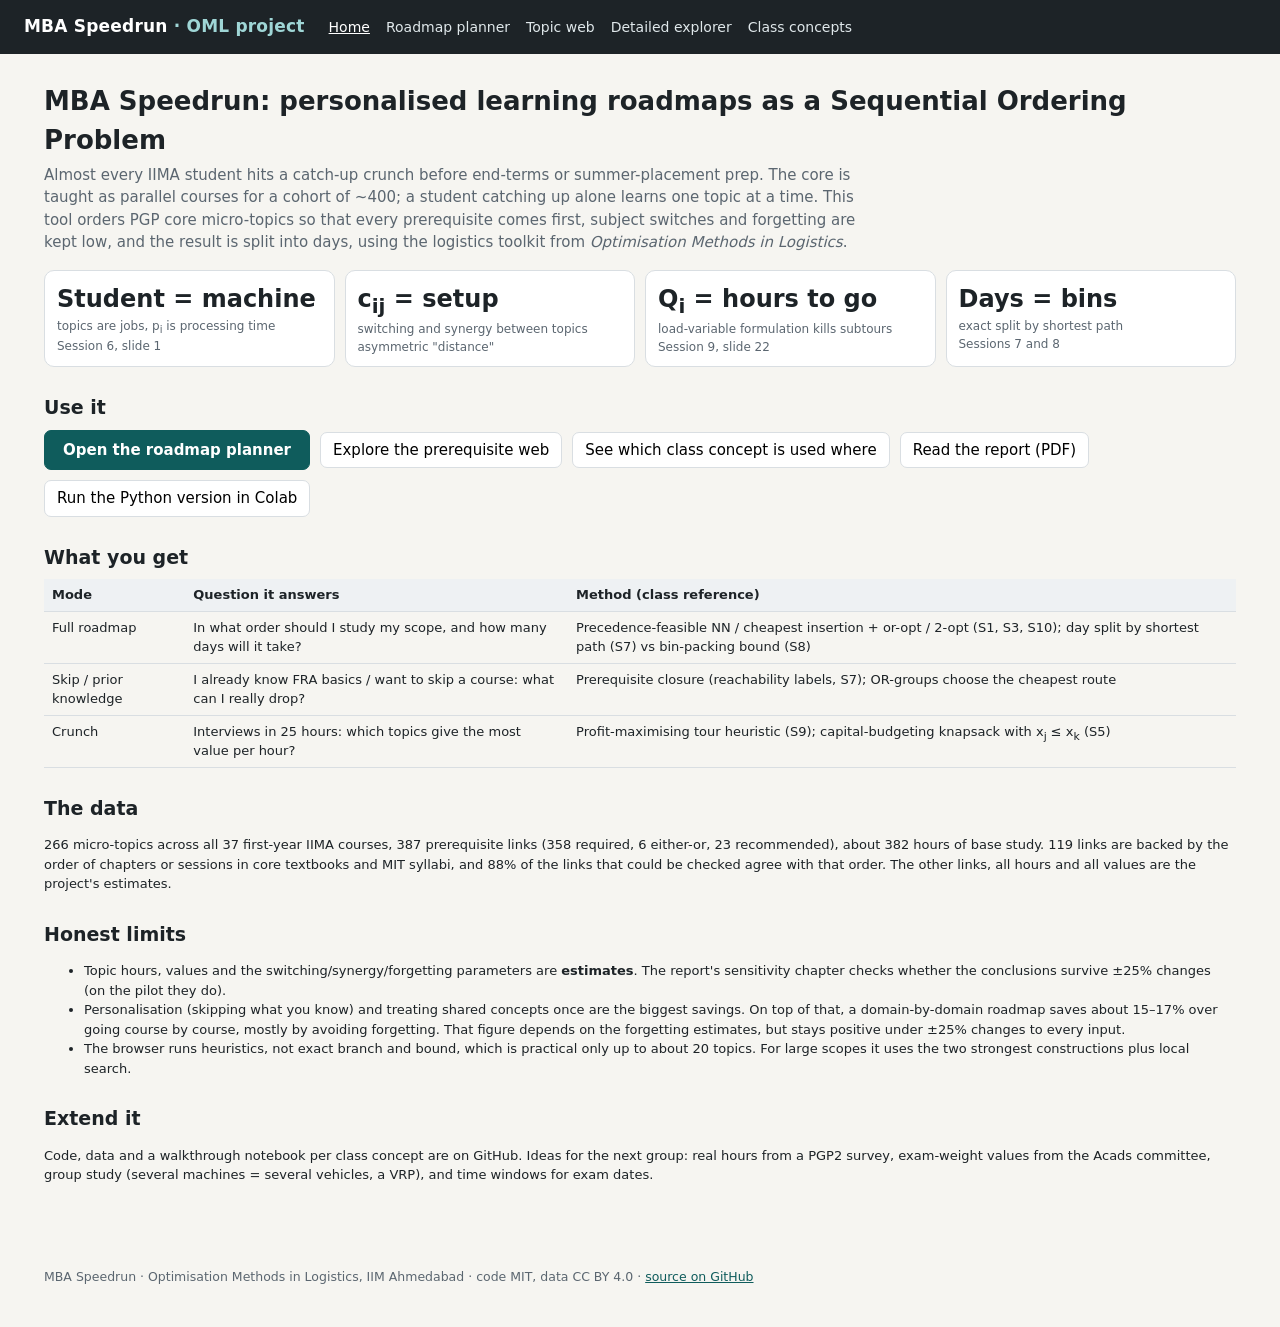
<file: docs/index.html>
<!DOCTYPE html>
<html lang="en">
<head>
<meta charset="utf-8">
<meta name="viewport" content="width=device-width, initial-scale=1">
<title>MBA Speedrun · Personalised learning roadmaps</title>
<link rel="stylesheet" href="assets/style.css">
</head>
<body>
<header class="site">
  <div class="brand">MBA Speedrun <span>· OML project</span></div>
  <nav><a href="index.html" class="active">Home</a><a href="planner.html">Roadmap planner</a><a href="explorer.html">Topic web</a><a href="topic-web.html">Detailed explorer</a><a href="concepts.html">Class concepts</a></nav>
</header>
<main>
  <h1>MBA Speedrun: personalised learning roadmaps as a Sequential Ordering Problem</h1>
  <p class="lede">Almost every IIMA student hits a catch-up crunch before end-terms or summer-placement prep. The core is taught as parallel courses for a cohort of ~400; a student catching up alone learns one topic at a time.
  This tool orders PGP core micro-topics so that every prerequisite comes first, subject switches and forgetting are kept low, and the result is split into days, using the logistics toolkit from <i>Optimisation Methods in Logistics</i>.</p>

  <div class="kpis" style="margin:14px 0 6px">
    <div class="kpi"><div class="v">Student = machine</div><div class="l">topics are jobs, p<sub>i</sub> is processing time</div><div class="s">Session 6, slide 1</div></div>
    <div class="kpi"><div class="v">c<sub>ij</sub> = setup</div><div class="l">switching and synergy between topics</div><div class="s">asymmetric "distance"</div></div>
    <div class="kpi"><div class="v">Q<sub>i</sub> = hours to go</div><div class="l">load-variable formulation kills subtours</div><div class="s">Session 9, slide 22</div></div>
    <div class="kpi"><div class="v">Days = bins</div><div class="l">exact split by shortest path</div><div class="s">Sessions 7 and 8</div></div>
  </div>

  <h2>Use it</h2>
  <div class="row">
    <a href="planner.html"><button class="primary" type="button">Open the roadmap planner</button></a>
    <a href="explorer.html"><button type="button">Explore the prerequisite web</button></a>
    <a href="concepts.html"><button type="button">See which class concept is used where</button></a>
    <a href="report.pdf"><button type="button">Read the report (PDF)</button></a>
    <a href="https://colab.research.google.com/github/p25prathik-hue/mba-speedrun/blob/main/notebooks/00_run_in_colab.ipynb"><button type="button">Run the Python version in Colab</button></a>
  </div>

  <h2>What you get</h2>
  <table class="cmp">
    <tr><th>Mode</th><th>Question it answers</th><th>Method (class reference)</th></tr>
    <tr><td>Full roadmap</td><td>In what order should I study my scope, and how many days will it take?</td><td>Precedence-feasible NN / cheapest insertion + or-opt / 2-opt (S1, S3, S10); day split by shortest path (S7) vs bin-packing bound (S8)</td></tr>
    <tr><td>Skip / prior knowledge</td><td>I already know FRA basics / want to skip a course: what can I really drop?</td><td>Prerequisite closure (reachability labels, S7); OR-groups choose the cheapest route</td></tr>
    <tr><td>Crunch</td><td>Interviews in 25 hours: which topics give the most value per hour?</td><td>Profit-maximising tour heuristic (S9); capital-budgeting knapsack with x<sub>j</sub> ≤ x<sub>k</sub> (S5)</td></tr>
  </table>

  <h2>The data</h2>
  <p class="small">266 micro-topics across all 37 first-year IIMA courses, 387 prerequisite links (358 required, 6 either-or, 23 recommended), about 382 hours of base study.
  119 links are backed by the order of chapters or sessions in core textbooks and MIT syllabi, and 88% of the links that could be checked agree with that order. The other links, all hours and all values are the project's estimates.</p>

  <h2>Honest limits</h2>
  <ul class="small">
    <li>Topic hours, values and the switching/synergy/forgetting parameters are <b>estimates</b>. The report's sensitivity chapter checks whether the conclusions survive ±25% changes (on the pilot they do).</li>
    <li>Personalisation (skipping what you know) and treating shared concepts once are the biggest savings. On top of that, a domain-by-domain roadmap saves about 15–17% over going course by course, mostly by avoiding forgetting. That figure depends on the forgetting estimates, but stays positive under ±25% changes to every input.</li>
    <li>The browser runs heuristics, not exact branch and bound, which is practical only up to about 20 topics. For large scopes it uses the two strongest constructions plus local search.</li>
  </ul>

  <h2>Extend it</h2>
  <p class="small">Code, data and a walkthrough notebook per class concept are on GitHub. Ideas for the next group: real hours from a PGP2 survey, exam-weight values from the Acads committee, group study (several machines = several vehicles, a VRP), and time windows for exam dates.</p>
</main>
<footer>MBA Speedrun · Optimisation Methods in Logistics, IIM Ahmedabad · code MIT, data CC BY 4.0 · <a href="https://github.com/p25prathik-hue/mba-speedrun">source on GitHub</a></footer>
</body>
</html>
</file>
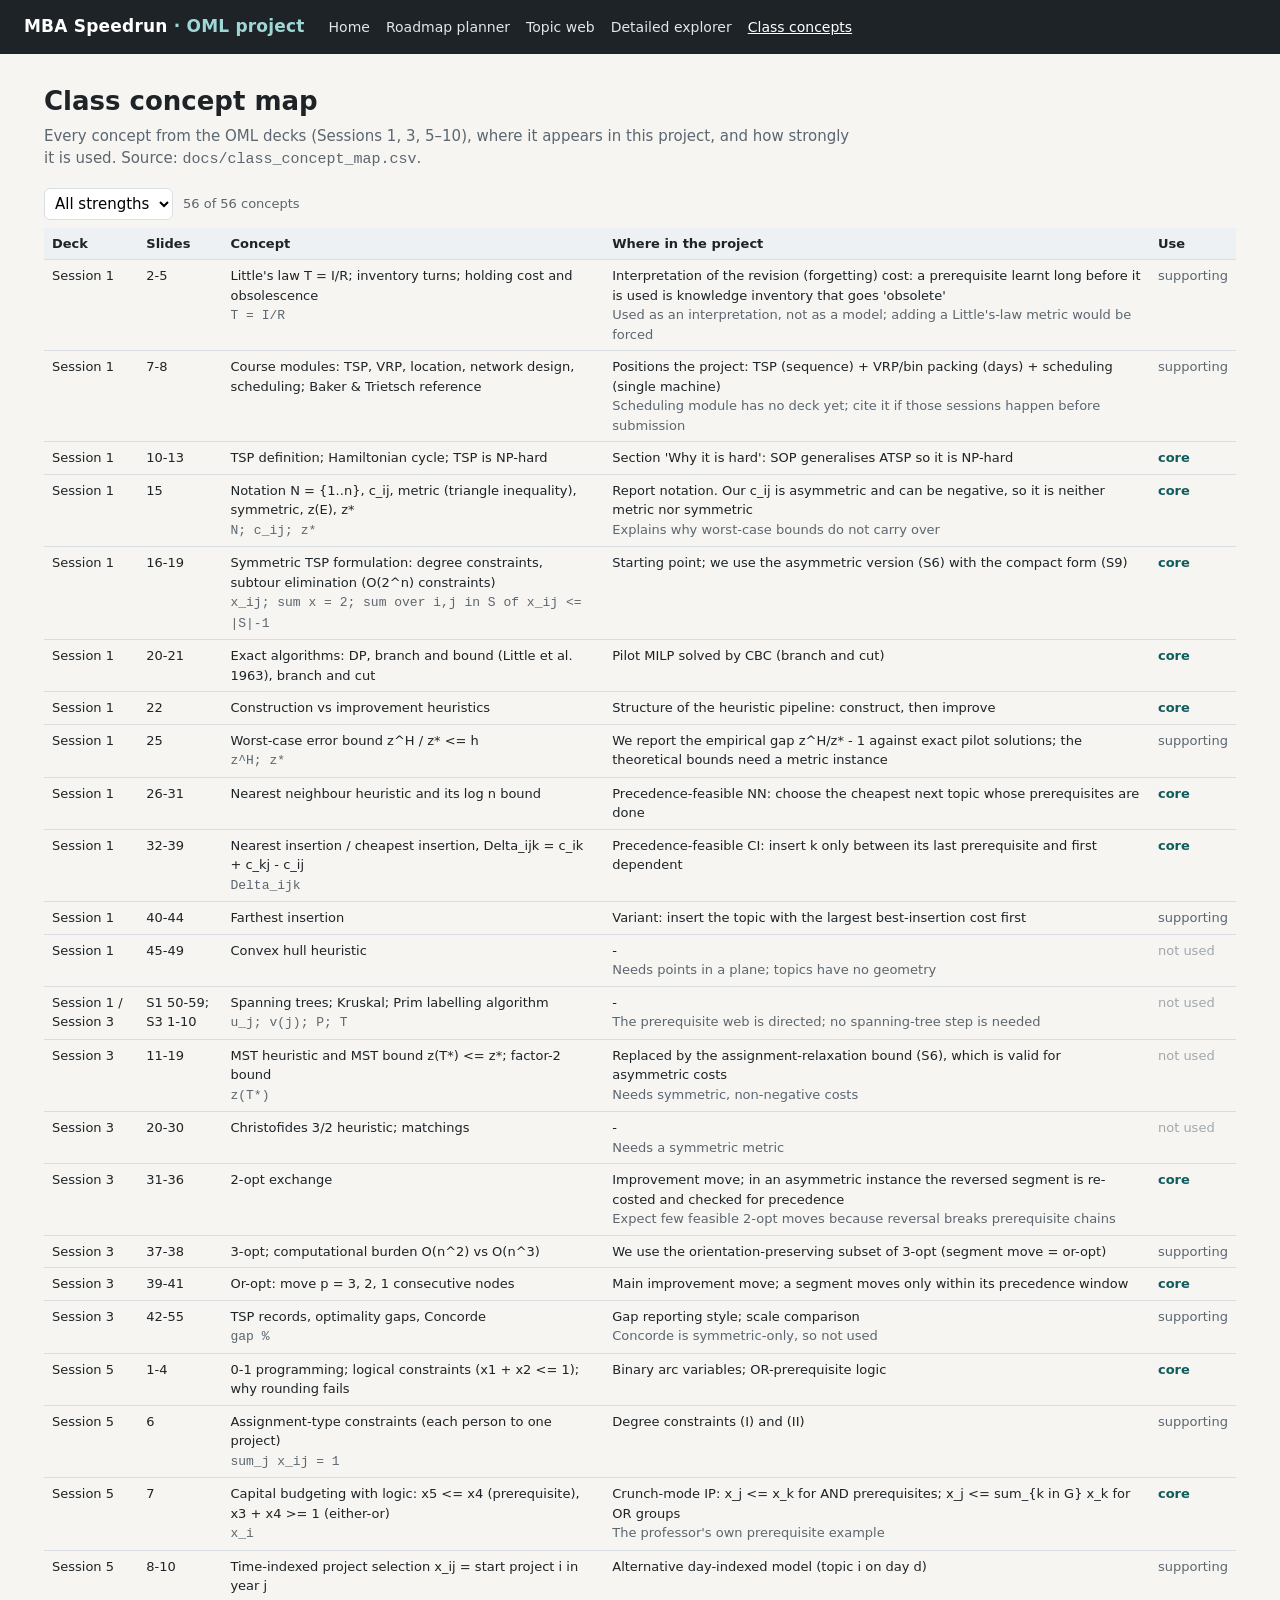
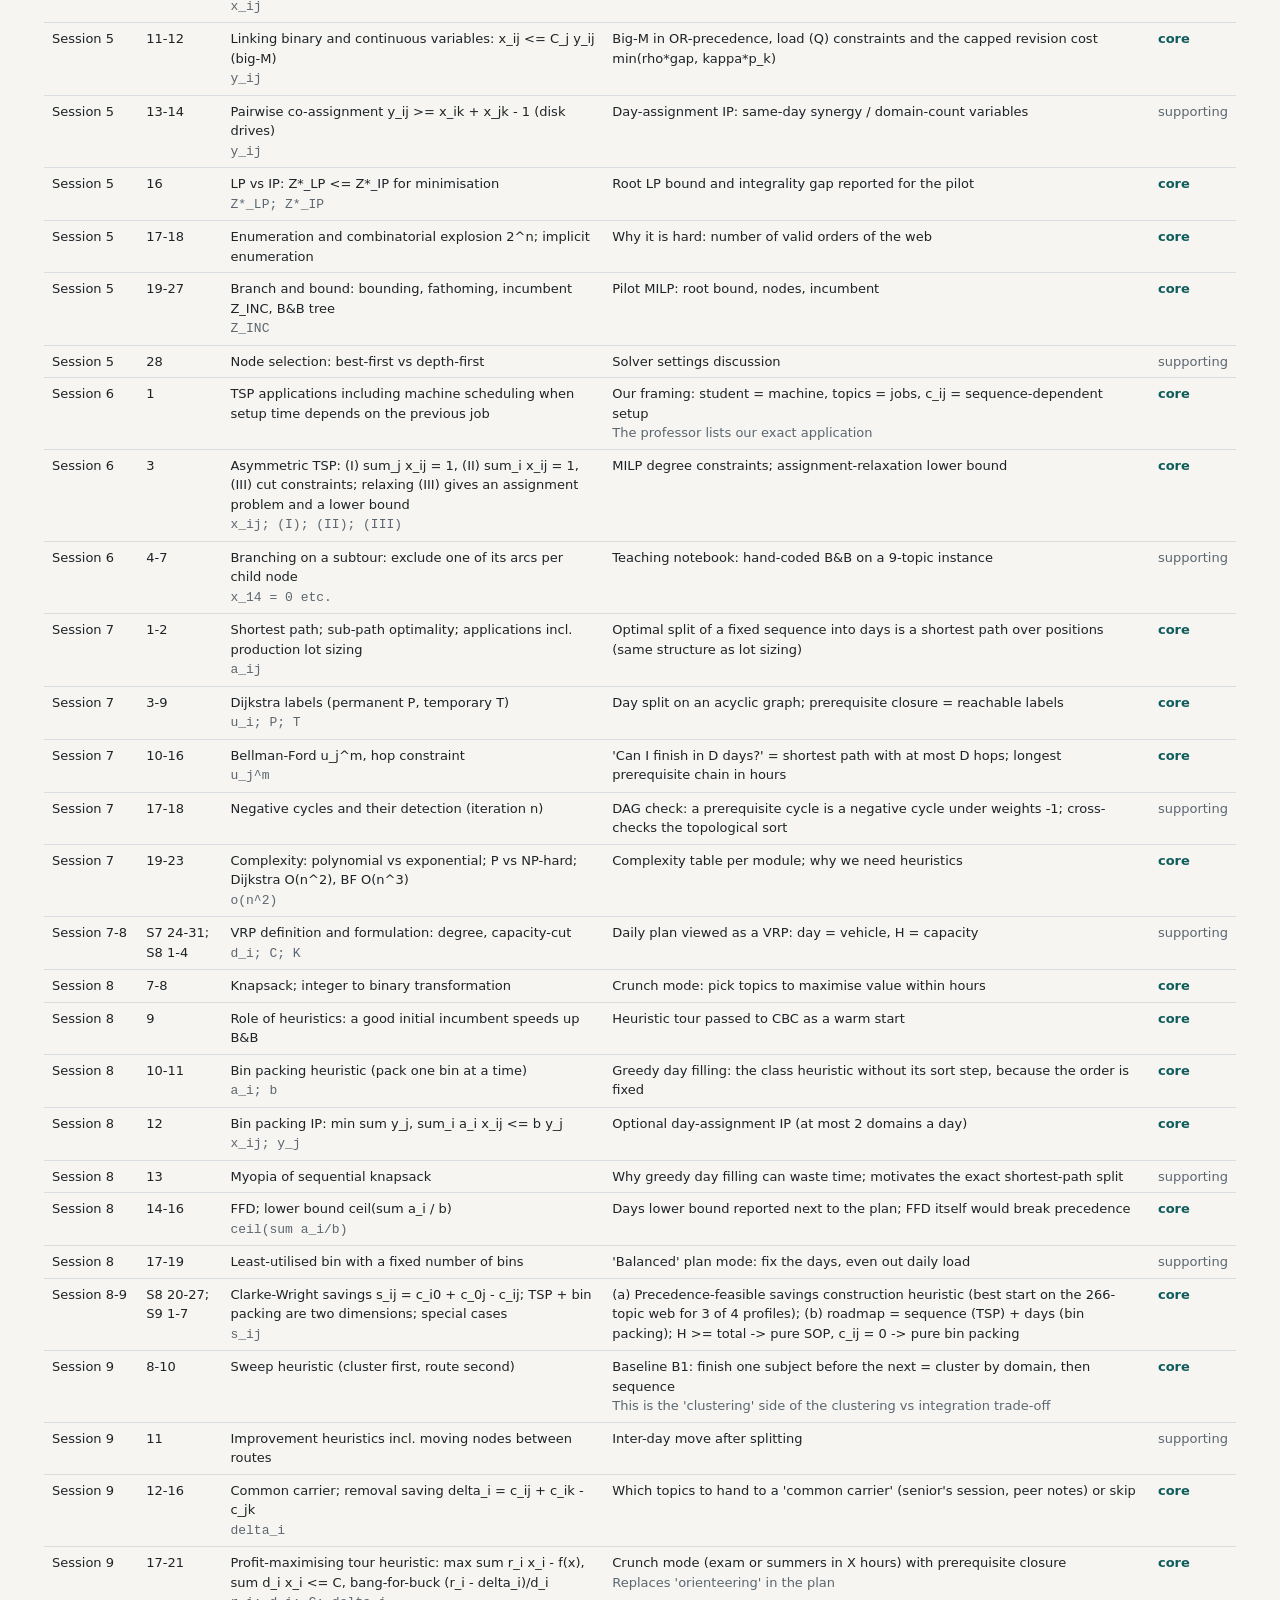
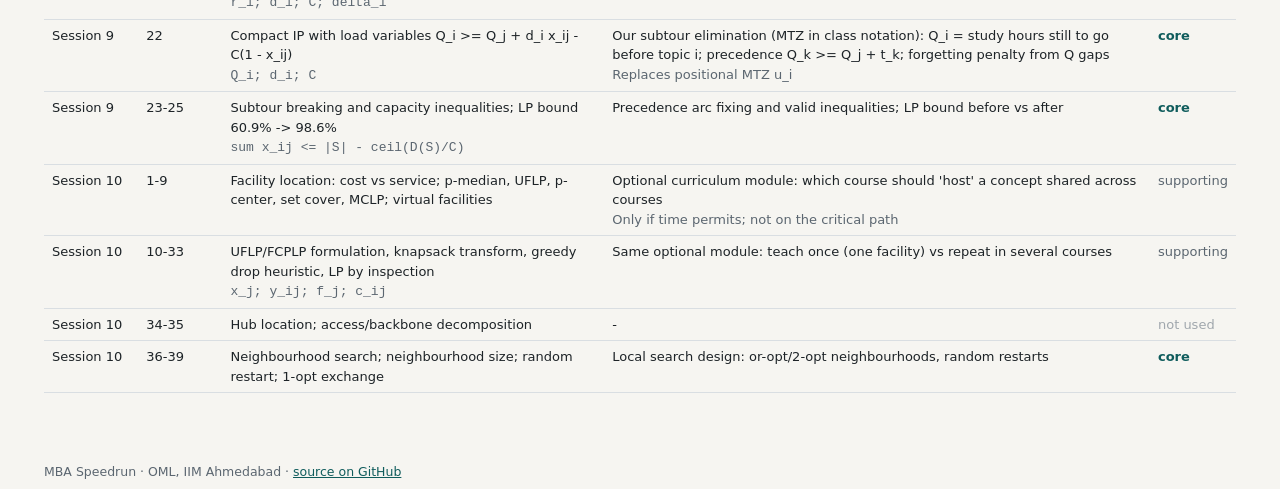
<file: docs/concepts.html>
<!DOCTYPE html>
<html lang="en">
<head>
<meta charset="utf-8">
<meta name="viewport" content="width=device-width, initial-scale=1">
<title>MBA Speedrun · Class concept map</title>
<link rel="stylesheet" href="assets/style.css">
</head>
<body>
<header class="site">
  <div class="brand">MBA Speedrun <span>· OML project</span></div>
  <nav><a href="index.html">Home</a><a href="planner.html">Roadmap planner</a><a href="explorer.html">Topic web</a><a href="topic-web.html">Detailed explorer</a><a href="concepts.html" class="active">Class concepts</a></nav>
</header>
<main>
  <h1>Class concept map</h1>
  <p class="lede">Every concept from the OML decks (Sessions 1, 3, 5–10), where it appears in this project, and how strongly it is used. Source: <code>docs/class_concept_map.csv</code>.</p>
  <div class="row noprint" style="margin-bottom:8px">
    <select id="f"><option value="">All strengths</option><option>core</option><option>supporting</option><option>not used</option></select>
    <span class="small muted" id="count"></span>
  </div>
  <table class="cmp" id="tbl"><thead><tr><th>Deck</th><th>Slides</th><th>Concept</th><th>Where in the project</th><th>Use</th></tr></thead><tbody></tbody></table>
</main>
<footer>MBA Speedrun · OML, IIM Ahmedabad · <a href="https://github.com/p25prathik-hue/mba-speedrun">source on GitHub</a></footer>
<script src="data/concepts.js"></script>
<script>
  const rows = window.SPEEDRUN_CONCEPTS, tb = document.querySelector("#tbl tbody"), f = document.getElementById("f");
  function draw(){ const v=f.value; const r = rows.filter(x=>!v||x.strength===v);
    document.getElementById("count").textContent = `${r.length} of ${rows.length} concepts`;
    tb.innerHTML = r.map(x=>`<tr><td>${x.deck}</td><td>${x.slides}</td><td>${x.concept}${x.class_notation&&x.class_notation!=="-"?`<br><span class="muted small"><code>${x.class_notation}</code></span>`:""}</td><td>${x.where_in_project}${x.note?`<br><span class="muted small">${x.note}</span>`:""}</td><td class="strength-${x.strength.split(" ")[0]}">${x.strength}</td></tr>`).join(""); }
  f.onchange = draw; draw();
</script>
</body>
</html>
</file>
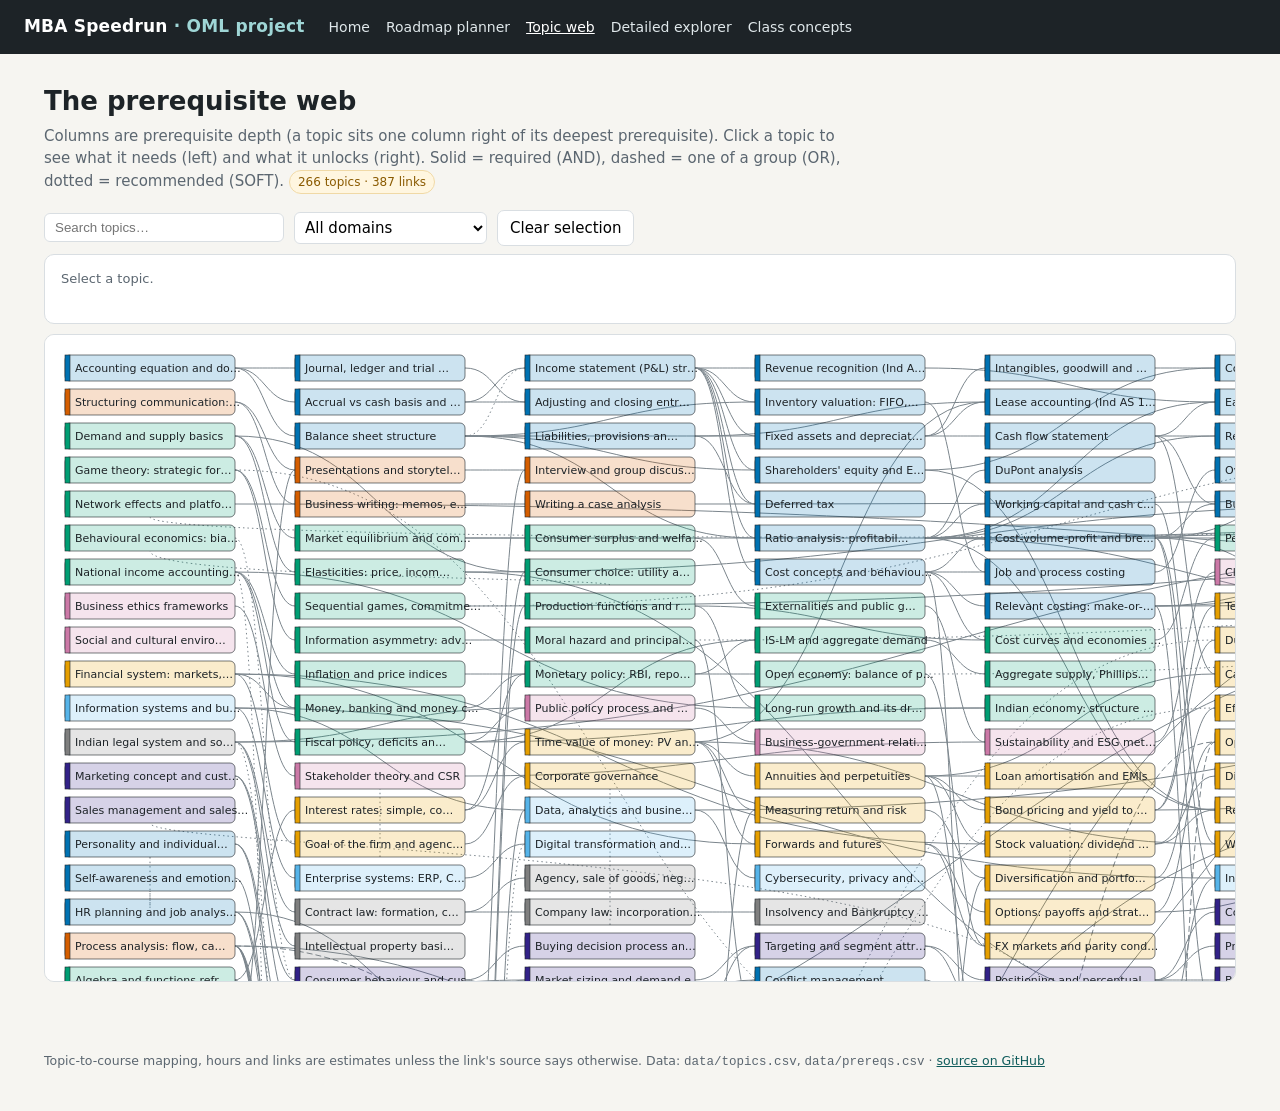
<file: docs/explorer.html>
<!DOCTYPE html>
<html lang="en">
<head>
<meta charset="utf-8">
<meta name="viewport" content="width=device-width, initial-scale=1">
<title>MBA Speedrun · Topic web</title>
<link rel="stylesheet" href="assets/style.css">
<style>
  #wrap{background:#fff;border:1px solid var(--line);border-radius:10px;overflow:auto;height:72vh}
  svg text{font:11px system-ui,sans-serif;fill:#1d2327;pointer-events:none}
  .node rect{stroke:#1d2327;stroke-width:.6;cursor:pointer}
  .node.dim{opacity:.18} .edge.dim{opacity:.06}
  .node.sel rect{stroke-width:2.4}
  .edge{fill:none;stroke:#7b858c;stroke-width:1}
  .edge.AND{stroke-dasharray:none} .edge.OR{stroke-dasharray:6 3} .edge.SOFT{stroke-dasharray:1.5 3}
  .edge.hl{stroke:#0f5c5c;stroke-width:2.2;opacity:1}
  #info{min-height:70px}
</style>
</head>
<body>
<header class="site">
  <div class="brand">MBA Speedrun <span>· OML project</span></div>
  <nav><a href="index.html">Home</a><a href="planner.html">Roadmap planner</a><a href="explorer.html" class="active">Topic web</a><a href="topic-web.html">Detailed explorer</a><a href="concepts.html">Class concepts</a></nav>
</header>
<main>
  <h1>The prerequisite web</h1>
  <p class="lede">Columns are prerequisite depth (a topic sits one column right of its deepest prerequisite). Click a topic to see what it needs (left) and what it unlocks (right).
  Solid = required (AND), dashed = one of a group (OR), dotted = recommended (SOFT). <span class="badge est" id="badge"></span></p>
  <div class="row noprint" style="margin-bottom:8px">
    <input id="q" placeholder="Search topics…" style="padding:6px 10px;border:1px solid var(--line);border-radius:6px;min-width:240px">
    <select id="dom"><option value="">All domains</option></select>
    <button id="clear" type="button">Clear selection</button>
  </div>
  <div id="info" class="card small muted">Select a topic.</div>
  <div id="wrap" style="margin-top:10px"><svg id="svg"></svg></div>
</main>
<footer>Topic-to-course mapping, hours and links are estimates unless the link's source says otherwise. Data: <code>data/topics.csv</code>, <code>data/prereqs.csv</code> · <a href="https://github.com/p25prathik-hue/mba-speedrun">source on GitHub</a></footer>
<script src="data/web.js"></script>
<script>
(function(){
  const WEB = window.SPEEDRUN_WEB, T = {}; WEB.topics.forEach(t=>T[t.id]=t);
  document.getElementById("badge").textContent = `${WEB.topics.length} topics · ${WEB.links.length} links`;
  const PAL = ["#0072B2","#D55E00","#009E73","#CC79A7","#E69F00","#56B4E9","#7f7f7f","#332288"];
  const domains = [...new Set(WEB.topics.map(t=>t.domain))].sort();
  const col = d => PAL[domains.indexOf(d)%PAL.length];
  const sel = document.getElementById("dom"); domains.forEach(d=>{const o=document.createElement("option"); o.value=o.textContent=d; sel.appendChild(o);});
  const links = WEB.links.filter(l=>T[l.src]&&T[l.dst]);
  const pred = {}, succ = {};
  links.forEach(l=>{(pred[l.dst]=pred[l.dst]||[]).push(l); (succ[l.src]=succ[l.src]||[]).push(l);});
  // depth via longest path over AND/OR
  const depth = {}; const visiting = new Set();
  function dep(v){ if (v in depth) return depth[v]; if (visiting.has(v)) return 0; visiting.add(v);
    let d = 0; (pred[v]||[]).forEach(l=>{ if (l.type!=="SOFT") d = Math.max(d, dep(l.src)+1); }); visiting.delete(v); return depth[v]=d; }
  WEB.topics.forEach(t=>dep(t.id));
  const cols = {}; WEB.topics.forEach(t=>(cols[depth[t.id]]=cols[depth[t.id]]||[]).push(t));
  const BW=170, BH=26, GX=60, GY=8, pos={};
  Object.entries(cols).forEach(([d,l])=>{ l.sort((a,b)=>a.domain.localeCompare(b.domain)||a.term-b.term||a.order-b.order); l.forEach((t,i)=>pos[t.id]={x:20+d*(BW+GX), y:20+i*(BH+GY)}); });
  const W = 40+Object.keys(cols).length*(BW+GX), H = 40+Math.max(...Object.values(cols).map(l=>l.length))*(BH+GY);
  const svg = document.getElementById("svg"); svg.setAttribute("width",W); svg.setAttribute("height",H);
  const NS="http://www.w3.org/2000/svg";
  const eg = document.createElementNS(NS,"g"), ng = document.createElementNS(NS,"g"); svg.appendChild(eg); svg.appendChild(ng);
  const edgeEls = links.map(l=>{ const a=pos[l.src], b=pos[l.dst], p=document.createElementNS(NS,"path");
    const x1=a.x+BW, y1=a.y+BH/2, x2=b.x, y2=b.y+BH/2, mx=(x1+x2)/2;
    p.setAttribute("d", x2>x1 ? `M${x1},${y1} C${mx},${y1} ${mx},${y2} ${x2},${y2}` : `M${a.x+BW/2},${a.y+BH} C${a.x+BW/2},${y2+40} ${b.x+BW/2},${y2+40} ${b.x+BW/2},${b.y+BH}`);
    p.setAttribute("class","edge "+l.type); eg.appendChild(p); return {l,p}; });
  const nodeEls = {};
  WEB.topics.forEach(t=>{ const g=document.createElementNS(NS,"g"); g.setAttribute("class","node"); const p=pos[t.id];
    const r=document.createElementNS(NS,"rect"); r.setAttribute("x",p.x); r.setAttribute("y",p.y); r.setAttribute("width",BW); r.setAttribute("height",BH); r.setAttribute("rx",5); r.setAttribute("fill",col(t.domain)+"33");
    const s=document.createElementNS(NS,"rect"); s.setAttribute("x",p.x); s.setAttribute("y",p.y); s.setAttribute("width",5); s.setAttribute("height",BH); s.setAttribute("fill",col(t.domain)); s.setAttribute("stroke","none");
    const tx=document.createElementNS(NS,"text"); tx.setAttribute("x",p.x+10); tx.setAttribute("y",p.y+17); tx.textContent = (t.name.length>27? t.name.slice(0,26)+"…" : t.name);
    const ti=document.createElementNS(NS,"title"); ti.textContent=`${t.id}: ${t.name} (${t.course}, ${t.hours} h)`;
    g.append(r,s,tx,ti); g.onclick=()=>select(t.id); ng.appendChild(g); nodeEls[t.id]=g; });
  function walk(start, dir){
    const seen = new Set(), st = [start];
    while (st.length) {
      const v = st.pop(), arr = (dir === "up" ? pred[v] : succ[v]) || [];
      for (const l of arr) { const w = dir === "up" ? l.src : l.dst; if (!seen.has(w)) { seen.add(w); st.push(w); } }
    }
    return seen;
  }
  function select(id){
    const up = walk(id,"up"), down = walk(id,"down"), keep = new Set([id,...up,...down]);
    Object.entries(nodeEls).forEach(([k,g])=>{ g.classList.toggle("dim", !keep.has(k)); g.classList.toggle("sel", k===id); });
    edgeEls.forEach(({l,p})=>{ const on = keep.has(l.src)&&keep.has(l.dst); p.classList.toggle("dim", !on); p.classList.toggle("hl", on && (l.dst===id||l.src===id)); });
    const t=T[id], hrsUp=[...up].reduce((s,k)=>s+T[k].hours,0);
    const fmt = arr => arr.map(l=>`${T[l.src===id?l.dst:l.src].name} <span class="pill">${l.type}${l.source?" · "+l.source:""}</span>`).join("<br>") || "<span class='muted'>none</span>";
    document.getElementById("info").innerHTML = `<b>${t.name}</b> <span class="pill">${t.course} · T${t.term} · ${t.hours} h</span><div class="row" style="align-items:flex-start;margin-top:6px">
      <div style="flex:1"><b>Needs directly</b><br>${fmt(pred[id]||[])}</div><div style="flex:1"><b>Unlocks directly</b><br>${fmt(succ[id]||[])}</div>
      <div style="flex:1"><b>All prerequisites</b>: ${up.size} topics, ${hrsUp.toFixed(1)} h<br><b>Everything it unlocks</b>: ${down.size} topics</div></div>`;
  }
  document.getElementById("clear").onclick=()=>{ Object.values(nodeEls).forEach(g=>g.classList.remove("dim","sel")); edgeEls.forEach(({p})=>p.classList.remove("dim","hl")); document.getElementById("info").textContent="Select a topic."; };
  function filt(){ const q=document.getElementById("q").value.toLowerCase(), d=sel.value;
    Object.entries(nodeEls).forEach(([k,g])=>g.classList.toggle("dim", (q && !T[k].name.toLowerCase().includes(q)) || (d && T[k].domain!==d))); }
  document.getElementById("q").oninput=filt; sel.onchange=filt;
})();
</script>
</body>
</html>
</file>
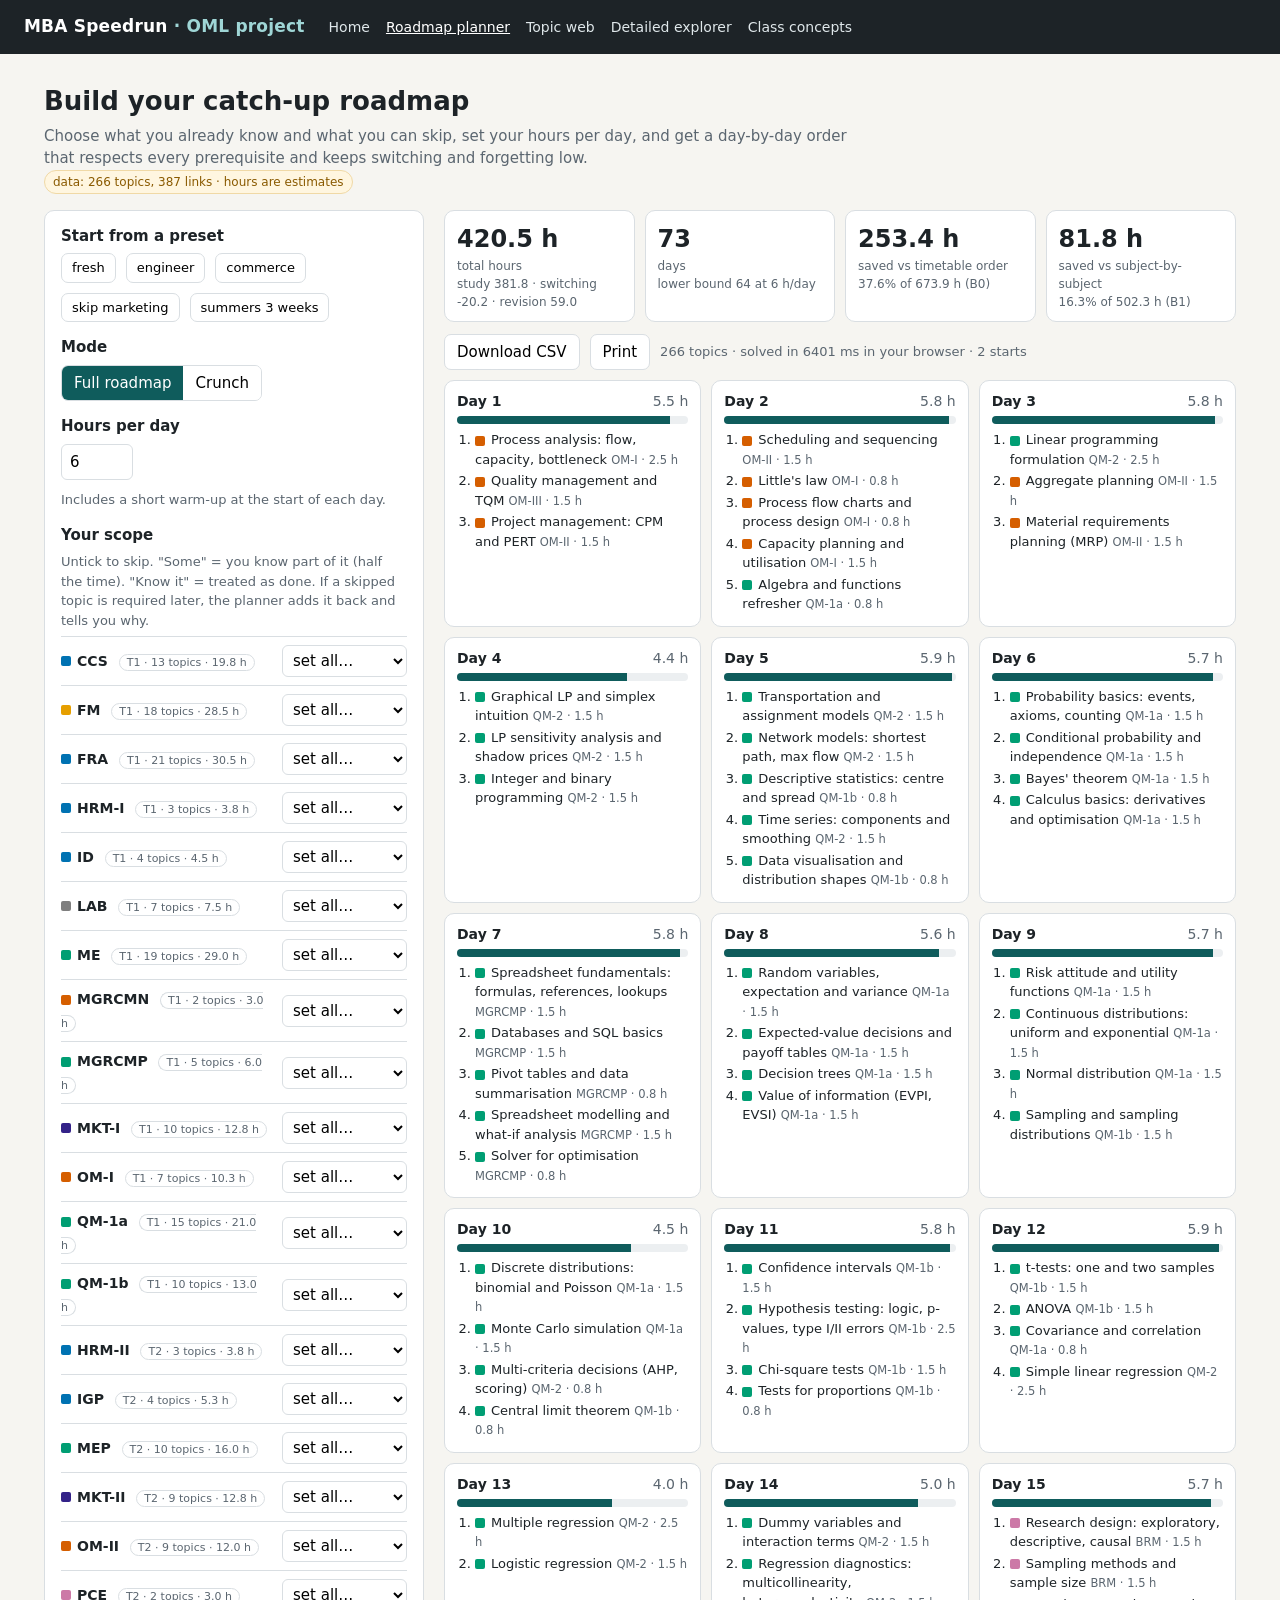
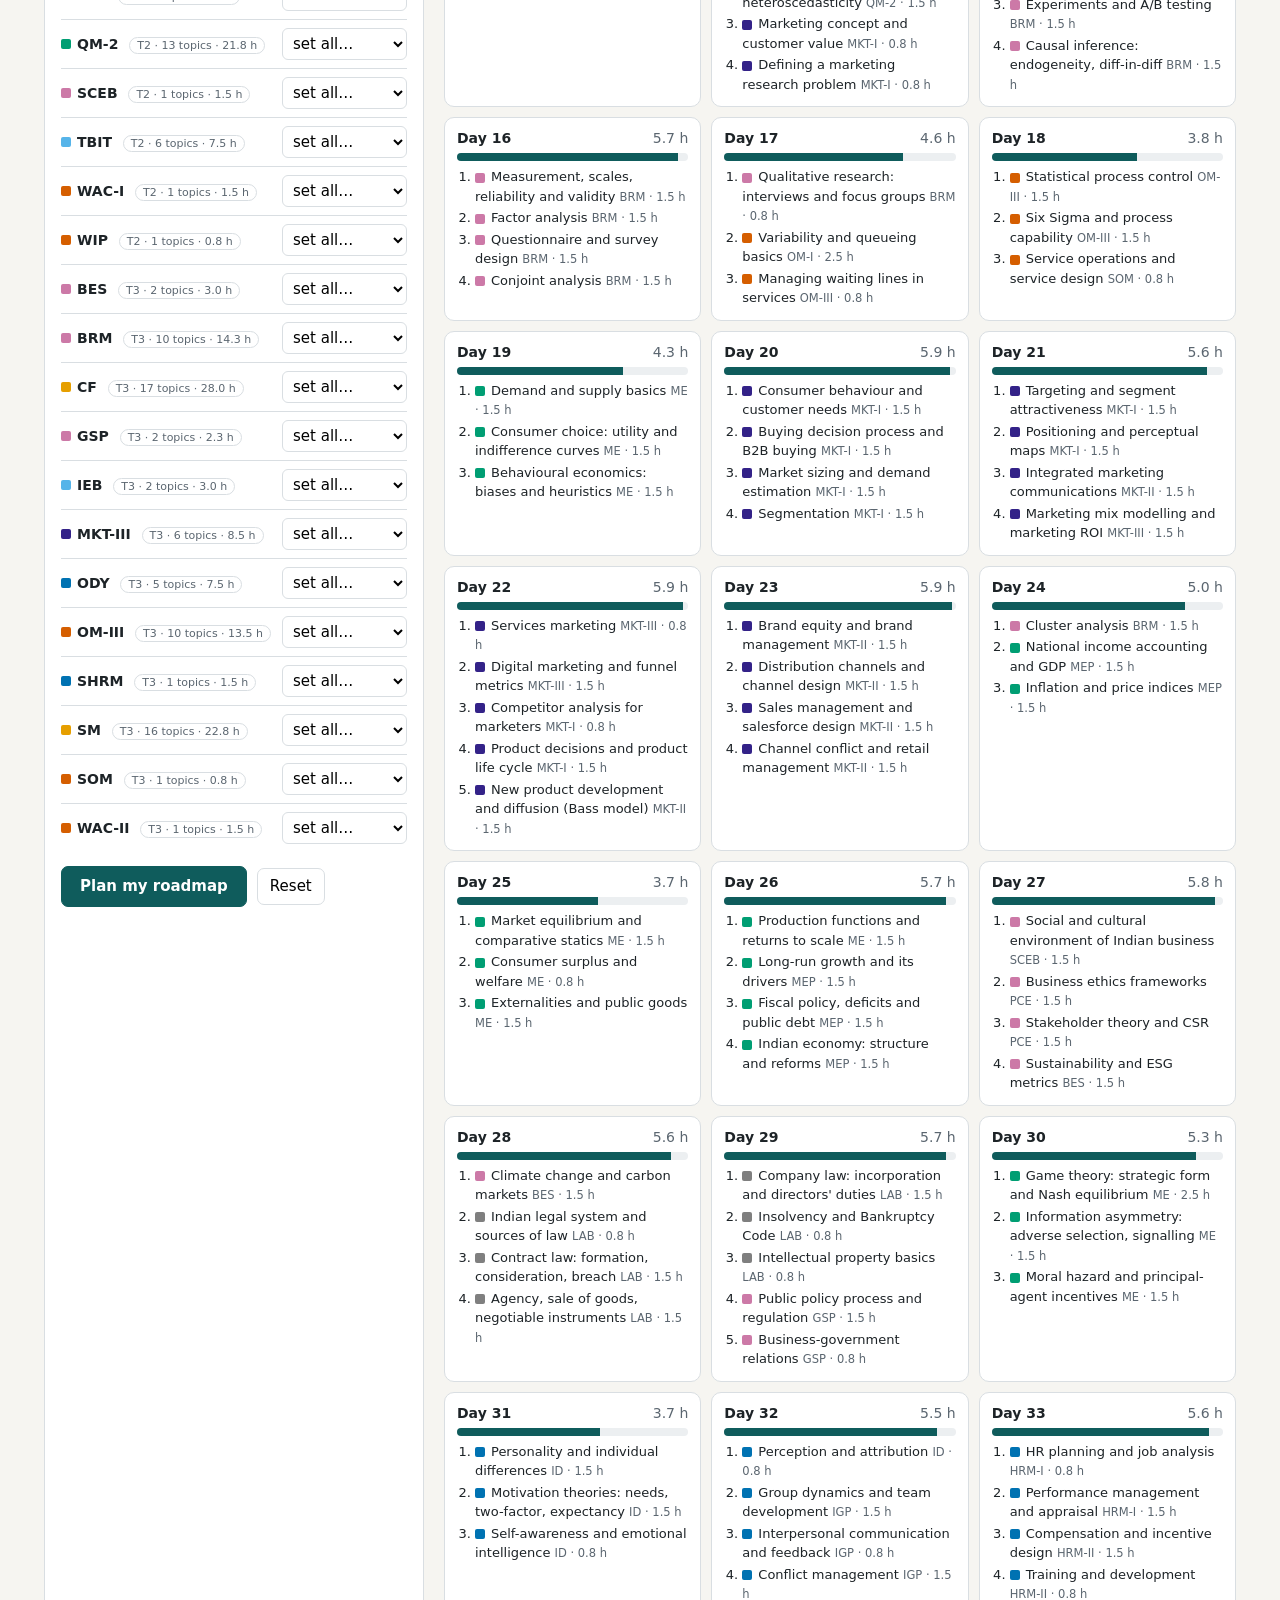
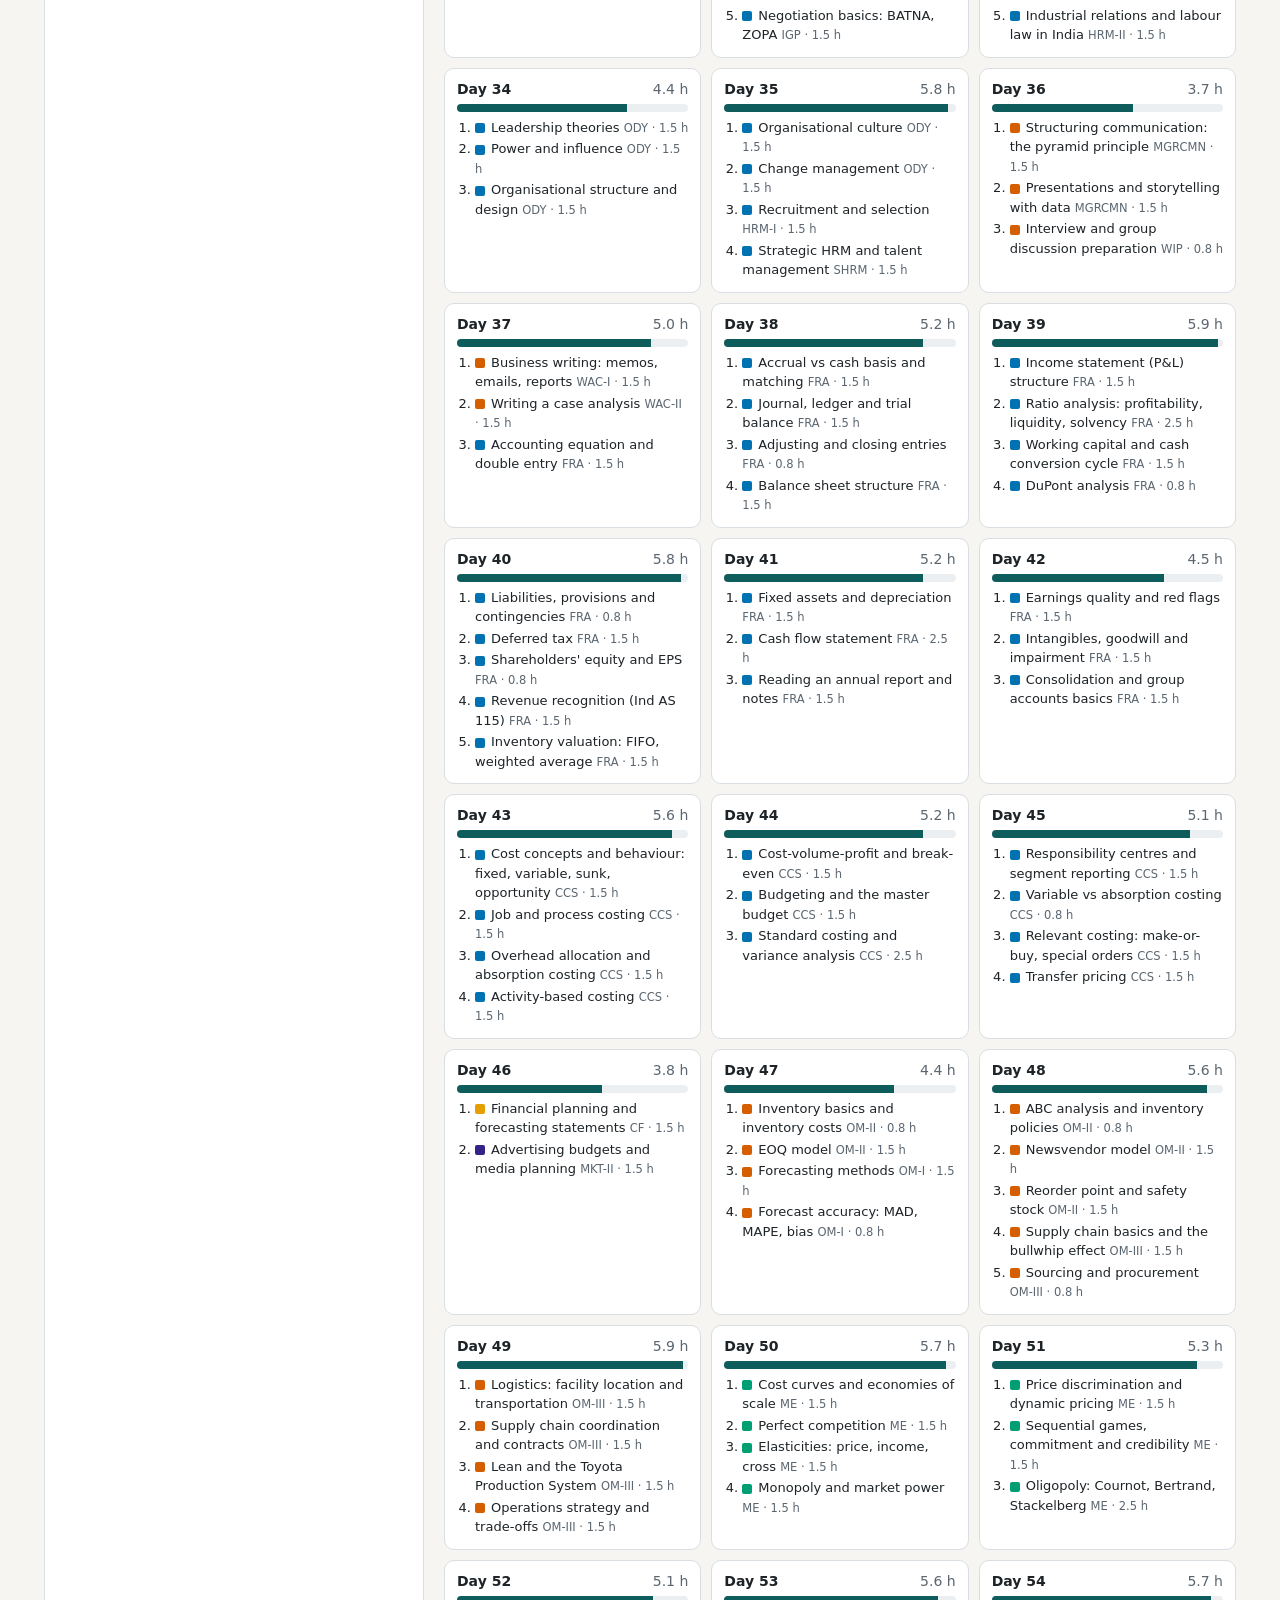
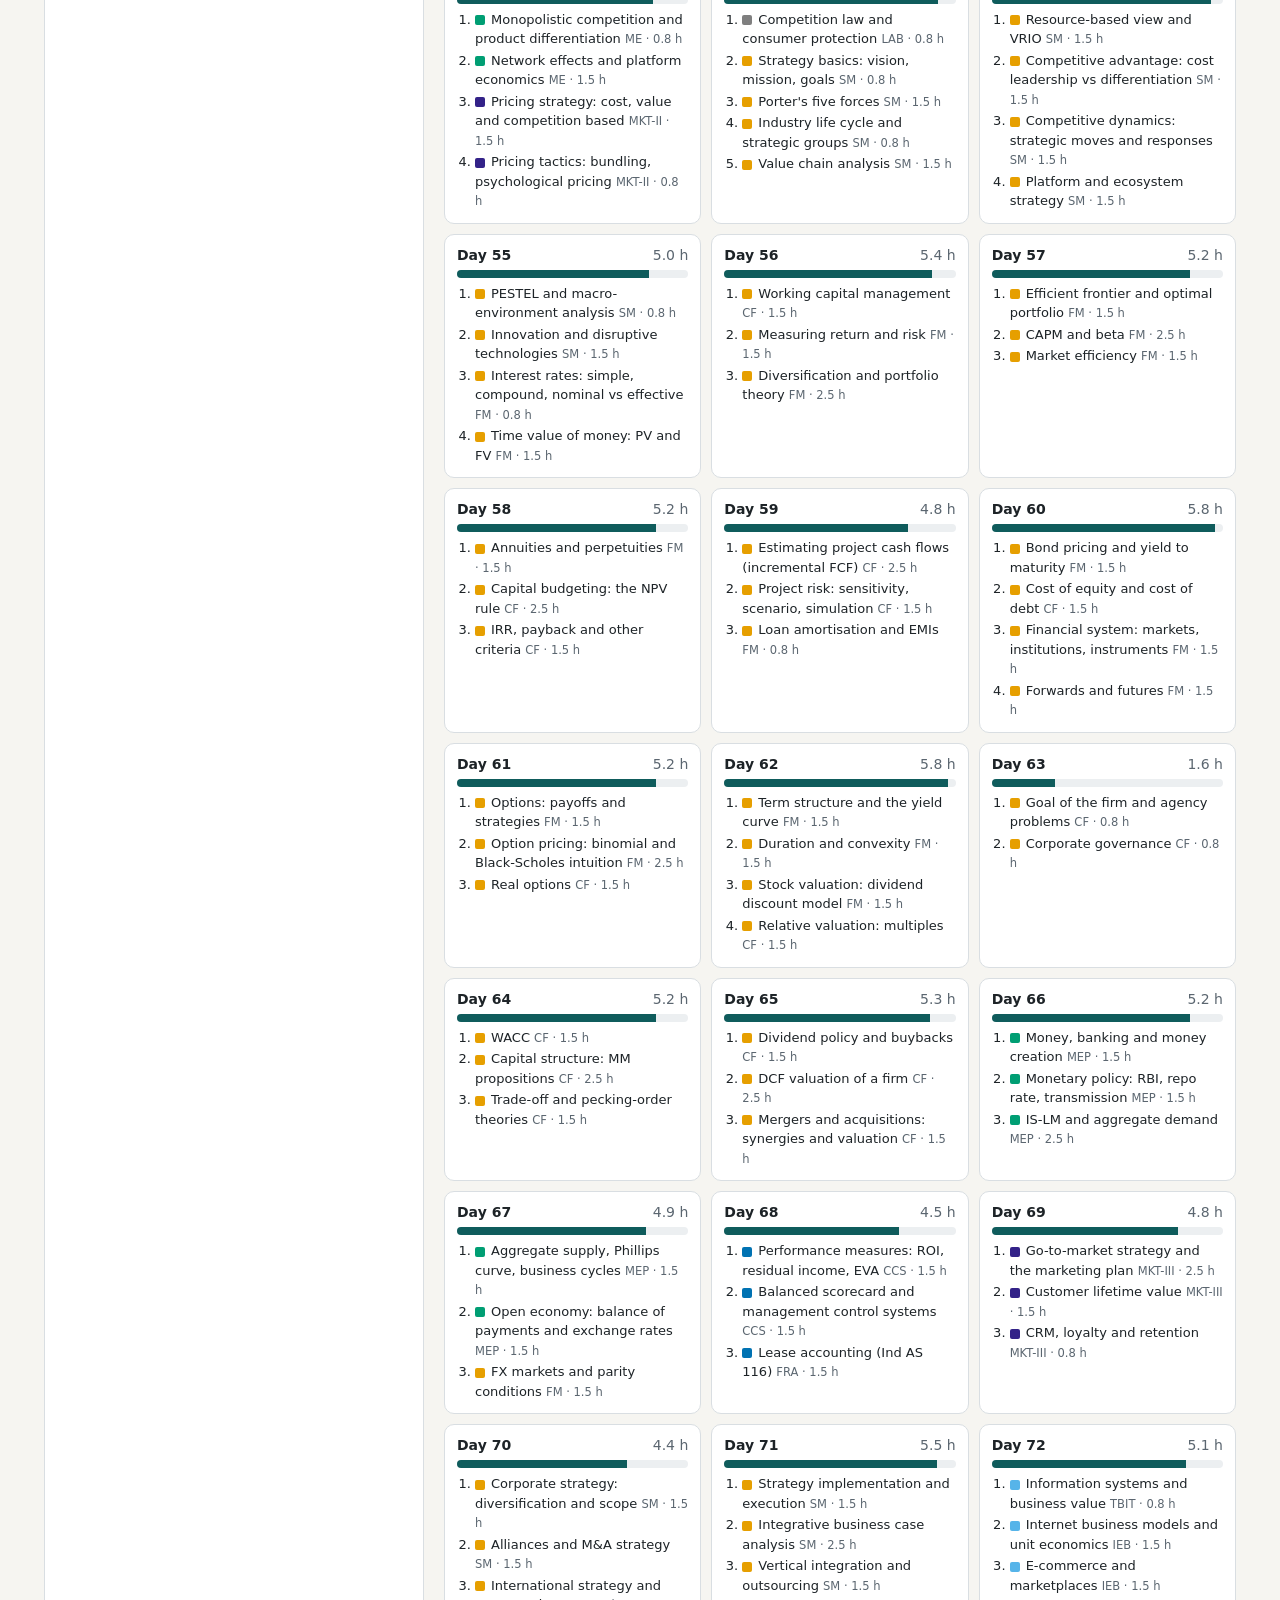
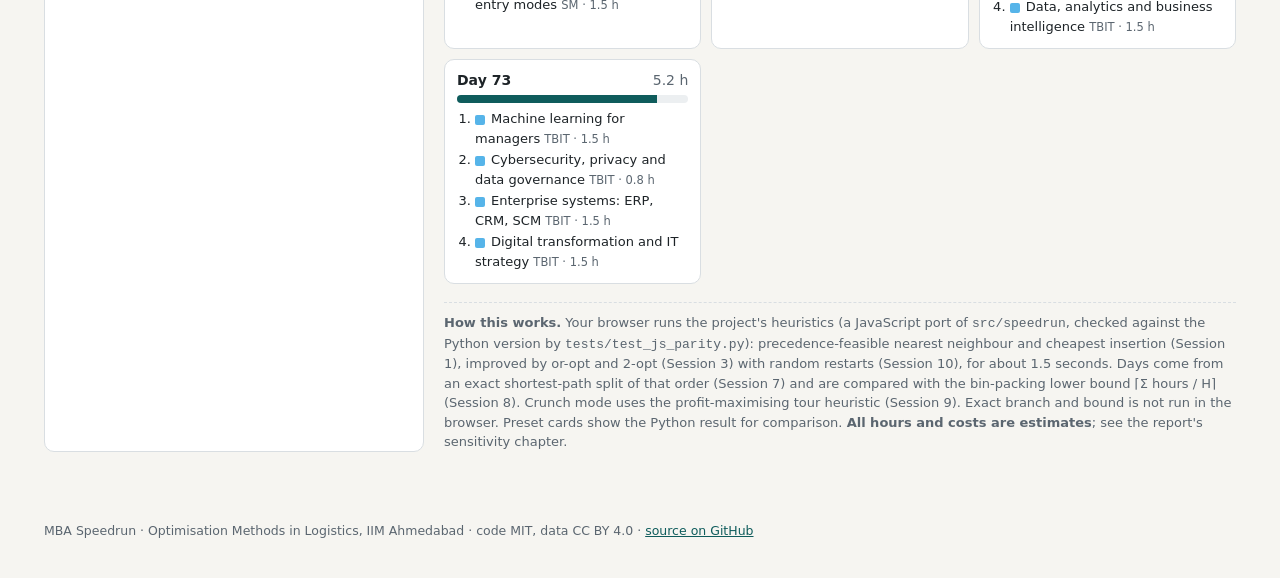
<file: docs/planner.html>
<!DOCTYPE html>
<html lang="en">
<head>
<meta charset="utf-8">
<meta name="viewport" content="width=device-width, initial-scale=1">
<title>MBA Speedrun · Roadmap planner</title>
<link rel="stylesheet" href="assets/style.css">
</head>
<body>
<header class="site">
  <div class="brand">MBA Speedrun <span>· OML project</span></div>
  <nav><a href="index.html">Home</a><a href="planner.html" class="active">Roadmap planner</a><a href="explorer.html">Topic web</a><a href="topic-web.html">Detailed explorer</a><a href="concepts.html">Class concepts</a></nav>
</header>
<main>
  <h1>Build your catch-up roadmap</h1>
  <p class="lede">Choose what you already know and what you can skip, set your hours per day, and get a day-by-day order that respects every prerequisite and keeps switching and forgetting low.
    <span id="dataBadge" class="badge est">data: estimates</span></p>

  <div class="grid">
    <section class="card noprint" aria-label="Your inputs">
      <h3 style="margin-top:0">Start from a preset</h3>
      <div id="presets" class="row"></div>

      <h3>Mode</h3>
      <div class="row">
        <div class="seg" role="tablist">
          <button id="modeFull" class="on" type="button">Full roadmap</button>
          <button id="modeCrunch" type="button">Crunch</button>
        </div>
        <span id="budgetWrap" style="display:none"><label class="small">Budget (hours) <input id="budget" type="number" min="1" step="1" value="25"></label></span>
      </div>

      <h3>Hours per day</h3>
      <div class="row"><input id="hours" type="number" min="1" max="16" step="0.5" value="6"> <span class="small muted">Includes a short warm-up at the start of each day.</span></div>

      <h3>Your scope</h3>
      <p class="small muted" style="margin:0 0 6px">Untick to skip. "Some" = you know part of it (half the time). "Know it" = treated as done. If a skipped topic is required later, the planner adds it back and tells you why.</p>
      <div id="courses"></div>

      <div class="row" style="margin-top:14px">
        <button id="run" class="primary" type="button">Plan my roadmap</button>
        <button id="reset" type="button">Reset</button>
      </div>
    </section>

    <section aria-label="Your roadmap">
      <div class="kpis" id="kpis"></div>
      <div class="notes" id="notes"></div>
      <div id="compare" class="card" style="margin-top:10px;display:none"></div>
      <div class="row noprint" style="margin-top:12px">
        <button id="csv" type="button">Download CSV</button>
        <button onclick="window.print()" type="button">Print</button>
        <span class="small muted" id="runinfo"></span>
      </div>
      <div id="crunchBox"></div>
      <div class="days" id="days"></div>
      <div class="how">
        <b>How this works.</b> Your browser runs the project's heuristics (a JavaScript port of <code>src/speedrun</code>, checked against the Python version by <code>tests/test_js_parity.py</code>):
        precedence-feasible nearest neighbour and cheapest insertion (Session 1), improved by or-opt and 2-opt (Session 3) with random restarts (Session 10), for about 1.5 seconds.
        Days come from an exact shortest-path split of that order (Session 7) and are compared with the bin-packing lower bound ⌈Σ hours / H⌉ (Session 8).
        Crunch mode uses the profit-maximising tour heuristic (Session 9). Exact branch and bound is not run in the browser.
        Preset cards show the Python result for comparison. <b>All hours and costs are estimates</b>; see the report's sensitivity chapter.
      </div>
    </section>
  </div>
</main>
<footer>MBA Speedrun · Optimisation Methods in Logistics, IIM Ahmedabad · code MIT, data CC BY 4.0 · <a href="https://github.com/p25prathik-hue/mba-speedrun">source on GitHub</a></footer>

<script src="data/web.js"></script>
<script src="planner-core.js"></script>
<script>
(function(){
  const WEB = window.SPEEDRUN_WEB, core = window.SpeedrunCore, W = core.indexWeb(WEB);
  const T = W.T;
  const PALETTE = ["var(--d0)","var(--d1)","var(--d2)","var(--d3)","var(--d4)","var(--d5)","var(--d6)","var(--d7)"];
  const domains = [...new Set(WEB.topics.map(t=>t.domain))].sort();
  const colorOf = d => PALETTE[domains.indexOf(d) % PALETTE.length];
  const state = { mode:"full", topic:{} };  // topic id -> "new" | "some" | "know" | "skip"
  const $ = id => document.getElementById(id);
  document.getElementById("dataBadge").textContent = `data: ${WEB.topics.length} topics, ${WEB.links.length} links · hours are estimates`;

  // courses list
  const courses = {};
  WEB.topics.forEach(t => (courses[t.course] = courses[t.course] || []).push(t));
  Object.values(courses).forEach(l => l.sort((a,b)=>a.order-b.order));
  const courseNames = Object.keys(courses).sort((a,b)=> (courses[a][0].term-courses[b][0].term) || a.localeCompare(b));
  function renderCourses(){
    const box = $("courses"); box.innerHTML = "";
    courseNames.forEach(cn => {
      const d = document.createElement("details"); d.className="course";
      const n = courses[cn].length, h = courses[cn].reduce((s,t)=>s+t.hours,0);
      d.innerHTML = `<summary><span><span class="chip" style="background:${colorOf(courses[cn][0].domain)}"></span><span class="cname">${cn}</span> <span class="pill">T${courses[cn][0].term} · ${n} topics · ${h.toFixed(1)} h</span></span>
        <select data-course="${cn}" aria-label="Whole course"><option value="">set all…</option><option value="new">Study all</option><option value="some">Some for all</option><option value="know">Know it all</option><option value="skip">Skip course</option></select></summary>`;
      courses[cn].forEach(t => {
        const st = state.topic[t.id] || "new";
        const row = document.createElement("div"); row.className = "topic" + (st==="skip"||st==="know" ? " off":"");
        row.innerHTML = `<input type="checkbox" ${st!=="skip"?"checked":""} data-id="${t.id}" aria-label="include ${t.name}">
          <span class="t">${t.name} <span class="h">${t.hours} h</span></span>
          <select data-conf="${t.id}" aria-label="confidence"><option value="new"${st==="new"?" selected":""}>New</option><option value="some"${st==="some"?" selected":""}>Some</option><option value="know"${st==="know"?" selected":""}>Know it</option></select>`;
        d.appendChild(row);
      });
      box.appendChild(d);
    });
    box.querySelectorAll("input[type=checkbox]").forEach(cb => cb.onchange = () => { state.topic[cb.dataset.id] = cb.checked ? "new" : "skip"; renderCourses(); });
    box.querySelectorAll("select[data-conf]").forEach(s => s.onchange = () => { state.topic[s.dataset.conf] = s.value; renderCourses(); });
    box.querySelectorAll("select[data-course]").forEach(s => { s.onclick = e => e.stopPropagation(); s.onchange = () => { courses[s.dataset.course].forEach(t => state.topic[t.id] = s.value); renderCourses(); }; });
  }

  // presets
  function applyPreset(p){
    state.topic = {}; state.preset = p;
    (p.known||[]).forEach(t => state.topic[t]="know");
    (p.skip||[]).forEach(t => state.topic[t]="skip");
    Object.entries(p.multipliers||{}).forEach(([t,m]) => { if (m < 1) state.topic[t] = "some"; });
    if (p.target_domains && p.target_domains.length) WEB.topics.forEach(t => { if (!p.target_domains.includes(t.domain)) state.topic[t.id]="skip"; });
    (p.known_domains||[]).forEach(d => WEB.topics.forEach(t => { if (t.domain===d) state.topic[t.id]="know"; }));
    (p.skip_domains||[]).forEach(d => WEB.topics.forEach(t => { if (t.domain===d) state.topic[t.id]="skip"; }));
    if (p.params && p.params.day_hours) $("hours").value = p.params.day_hours; else $("hours").value = WEB.params.day_hours || 6;
    if (p.budget) { setMode("crunch"); $("budget").value = p.budget; } else setMode("full");
    document.querySelectorAll("button.preset").forEach(b => b.classList.toggle("on", b.dataset.name===p.name));
    renderCourses(); runAsync();
  }
  const pbox = $("presets");
  (WEB.presets||[]).forEach(p => { const b = document.createElement("button"); b.className="preset"; b.type="button"; b.textContent = p.name.replace(/_/g," "); b.title = p.description||""; b.dataset.name=p.name; b.onclick=()=>applyPreset(p); pbox.appendChild(b); });

  function setMode(m){ state.mode=m; $("modeFull").classList.toggle("on", m==="full"); $("modeCrunch").classList.toggle("on", m==="crunch"); $("budgetWrap").style.display = m==="crunch" ? "" : "none"; }
  $("modeFull").onclick = () => setMode("full"); $("modeCrunch").onclick = () => setMode("crunch");

  function profileFromState(){
    const prof = { name:"custom", known:[], skip:[], multipliers:{} };
    Object.entries(state.topic).forEach(([t,s]) => { if (s==="know") prof.known.push(t); else if (s==="skip") prof.skip.push(t); else if (s==="some") prof.multipliers[t]=0.5; });
    // presets with partial multipliers other than 0.5 keep their own values
    if (state.preset && state.preset.multipliers) Object.entries(state.preset.multipliers).forEach(([t,m]) => { if (state.topic[t]==="some") prof.multipliers[t]=m; });
    return prof;
  }

  let last = null;
  function run(){
    const prof = profileFromState(), H = +$("hours").value || 6;
    const inst = core.buildInstance(W, prof, { day_hours: H });
    const ev = core.Evaluator(inst);
    $("notes").innerHTML = inst.warnings.length ? "<b>Prerequisites added back:</b><br>" + inst.warnings.map(w=>"• "+w.replace(/\b([A-Z]+\d+)\b/g, m => T[m] ? `${T[m].name} (${m})` : m)).join("<br>") : "";
    if (!ev.n) { $("kpis").innerHTML = ""; $("days").innerHTML = "<p class='muted'>Nothing to study. Untick fewer topics.</p>"; return; }
    const t0 = performance.now();
    const b0 = core.curriculumOrder(ev), b1 = core.subjectBySubject(ev);
    const res = core.solve(ev, { timeLimitMs: 1500, seed: 7 });
    let seq = res.seq, crunch = null;
    if (state.mode === "crunch") {
      crunch = core.profitMaxTour(ev, +$("budget").value || 25);
      seq = crunch.seq;
    }
    const split = core.splitDays(ev, seq, H);
    const bd = state.mode==="crunch" ? { total: crunch.hours } : ev.breakdown(seq);
    const c0 = ev.cost(b0), c1 = ev.cost(b1);
    const ms = Math.round(performance.now()-t0);
    last = { ev, split, seq, crunch };
    const kp = [];
    if (state.mode === "crunch") {
      kp.push([crunch.ids.length + " / " + ev.n, "topics chosen", "value " + crunch.value + " of " + crunch.totalValue]);
      kp.push([crunch.hours.toFixed(1)+" h", "hours used", "budget " + $("budget").value + " h"]);
      kp.push([split.nDays, "days", "at " + H + " h/day"]);
      kp.push([(100*crunch.value/crunch.totalValue).toFixed(0)+"%", "of total value", "profit-maximising tour (S9)"]);
    } else {
      kp.push([bd.total.toFixed(1)+" h", "total hours", `study ${bd.study.toFixed(1)} · switching ${bd.transitions.toFixed(1)} · revision ${(bd.revision+bd.soft_penalty).toFixed(1)}`]);
      kp.push([split.nDays, "days", `lower bound ${split.lbDays} at ${H} h/day`]);
      kp.push([(c0-bd.total).toFixed(1)+" h", "saved vs timetable order", `${(100*(c0-bd.total)/c0).toFixed(1)}% of ${c0.toFixed(1)} h (B0)`]);
      kp.push([(c1-bd.total).toFixed(1)+" h", "saved vs subject-by-subject", `${(100*(c1-bd.total)/c1).toFixed(1)}% of ${c1.toFixed(1)} h (B1)`]);
    }
    $("kpis").innerHTML = kp.map(k=>`<div class="kpi"><div class="v">${k[0]}</div><div class="l">${k[1]}</div><div class="s">${k[2]}</div></div>`).join("");
    $("runinfo").textContent = `${ev.n} topics · solved in ${ms} ms in your browser · ${res.log.length} starts`;
    // python comparison for presets
    const pr = state.preset && state.preset.python_result;
    const cmp = $("compare");
    if (pr && state.mode==="full" && JSON.stringify(profileFromState().skip.sort())===JSON.stringify((state.preset.skip||[]).slice().sort())) {
      cmp.style.display = "";
      cmp.innerHTML = `<b>Preset check.</b> Python (more restarts, same model): ${pr.total.toFixed(2)} h, ${pr.days} days. Browser: ${bd.total.toFixed(2)} h, ${split.nDays} days. <span class="muted">Small differences come from random restarts.</span>`;
    } else cmp.style.display = "none";
    // crunch box
    if (crunch) {
      $("crunchBox").innerHTML = `<div class="card" style="margin-top:10px"><b>Left out</b> <span class="muted small">(hand these to a senior's session or peer notes: the "common carrier" of Session 9)</span><br>` +
        (crunch.leftOut.length ? crunch.leftOut.map(t => `<span class="pill" style="margin:3px 4px 0 0;display:inline-block">${T[t].name}</span>`).join("") : "nothing: everything fits") + `</div>`;
    } else $("crunchBox").innerHTML = "";
    // days
    const p = {}; ev.ids.forEach((t,k)=>p[t]=ev.p[k]);
    $("days").innerHTML = split.days.map((d,i)=>`<div class="day"><div class="dh">Day ${i+1}<span>${d.hours.toFixed(1)} h</span></div>
      <div class="bar"><i style="width:${Math.min(100,100*d.hours/H)}%"></i></div><ol>` +
      d.topics.map(t=>`<li><span class="chip" style="background:${colorOf(T[t].domain)}"></span>${T[t].name} <span class="c">${T[t].course} · ${p[t].toFixed(1)} h</span></li>`).join("") + "</ol></div>").join("");
  }
  function runAsync(){ $("runinfo").textContent = "Planning… (the full web takes a few seconds)"; $("run").disabled = true;
    setTimeout(() => { try { run(); } finally { $("run").disabled = false; } }, 30); }
  $("run").onclick = runAsync;
  $("reset").onclick = () => { state.topic = {}; state.preset=null; document.querySelectorAll("button.preset").forEach(b=>b.classList.remove("on")); setMode("full"); renderCourses(); runAsync(); };
  $("csv").onclick = () => {
    if (!last) return;
    const rows = [["day","topic_id","topic","course","domain","hours"]];
    last.split.days.forEach((d,i)=>d.topics.forEach(t=>rows.push([i+1,t,T[t].name,T[t].course,T[t].domain,last.ev.p[last.ev.idx[t]].toFixed(2)])));
    const blob = new Blob([rows.map(r=>r.map(x=>`"${String(x).replace(/"/g,'""')}"`).join(",")).join("\n")], {type:"text/csv"});
    const a = document.createElement("a"); a.href = URL.createObjectURL(blob); a.download = "speedrun_roadmap.csv"; a.click();
  };
  renderCourses(); runAsync();
})();
</script>
</body>
</html>
</file>
<file: docs/assets/style.css>
:root{
  --ink:#1d2327; --muted:#5b6670; --line:#d9dee2; --bg:#f6f5f1; --card:#ffffff;
  --accent:#0f5c5c; --accent-2:#b5532a; --warn:#8a5a00; --warn-bg:#fff6e0;
  --d0:#0072B2; --d1:#D55E00; --d2:#009E73; --d3:#CC79A7; --d4:#E69F00; --d5:#56B4E9; --d6:#7f7f7f; --d7:#332288;
  --radius:10px; --mono: ui-monospace, SFMono-Regular, Menlo, Consolas, monospace;
}
*{box-sizing:border-box}
html,body{margin:0;background:var(--bg);color:var(--ink);font:15px/1.5 system-ui,-apple-system,"Segoe UI",Roboto,"Helvetica Neue",Arial,sans-serif}
a{color:var(--accent)}
header.site{background:var(--ink);color:#fff;padding:14px 24px;display:flex;gap:24px;align-items:center;flex-wrap:wrap}
header.site .brand{font-weight:700;letter-spacing:.2px;font-size:17px}
header.site .brand span{color:#9fd6d6;font-weight:600}
header.site nav a{color:#dfe7ea;text-decoration:none;margin-right:16px;font-size:14px}
header.site nav a.active,header.site nav a:hover{color:#fff;text-decoration:underline}
main{max-width:1240px;margin:0 auto;padding:20px 24px 60px}
h1{font-size:26px;margin:8px 0 4px} h2{font-size:19px;margin:26px 0 8px} h3{font-size:15px;margin:14px 0 6px}
p.lede{color:var(--muted);margin:0 0 16px;max-width:820px}
.badge{display:inline-block;font-size:12px;padding:2px 8px;border-radius:99px;background:#e7efe9;color:#24543a;border:1px solid #c5d9cb}
.badge.est{background:var(--warn-bg);color:var(--warn);border-color:#f0d9a6}
.grid{display:grid;grid-template-columns:380px 1fr;gap:20px}
@media (max-width:900px){.grid{grid-template-columns:1fr}}
.card{background:var(--card);border:1px solid var(--line);border-radius:var(--radius);padding:14px 16px}
.row{display:flex;gap:10px;align-items:center;flex-wrap:wrap}
label.small{font-size:13px;color:var(--muted)}
input[type=number]{width:72px;padding:6px 8px;border:1px solid var(--line);border-radius:6px;font:inherit}
select{padding:5px 6px;border:1px solid var(--line);border-radius:6px;font:inherit;background:#fff}
button{font:inherit;border:1px solid var(--line);background:#fff;border-radius:7px;padding:6px 12px;cursor:pointer}
button:hover{border-color:var(--accent)}
button.primary{background:var(--accent);color:#fff;border-color:var(--accent);font-weight:600;padding:8px 18px}
button.preset{font-size:13px;padding:4px 10px}
button.preset.on{background:#e3f0f0;border-color:var(--accent)}
.seg{display:inline-flex;border:1px solid var(--line);border-radius:7px;overflow:hidden}
.seg button{border:0;border-radius:0;padding:6px 12px}
.seg button.on{background:var(--accent);color:#fff}
.course{border-top:1px solid var(--line);padding:8px 0}
.course summary{cursor:pointer;display:flex;justify-content:space-between;align-items:center;gap:8px;list-style:none}
.course summary::-webkit-details-marker{display:none}
.course .cname{font-weight:600;font-size:14px}
.topic{display:grid;grid-template-columns:20px 1fr 92px;gap:6px;align-items:center;font-size:13px;padding:3px 0 3px 4px}
.topic .t{color:var(--ink)} .topic .h{color:var(--muted);font-size:12px}
.topic.off .t{color:#9aa3aa;text-decoration:line-through}
.chip{display:inline-block;width:10px;height:10px;border-radius:2px;margin-right:6px;vertical-align:middle}
.kpis{display:grid;grid-template-columns:repeat(4,1fr);gap:10px}
@media (max-width:700px){.kpis{grid-template-columns:repeat(2,1fr)}}
.kpi{background:var(--card);border:1px solid var(--line);border-radius:var(--radius);padding:10px 12px}
.kpi .v{font-size:24px;font-weight:700} .kpi .l{font-size:12px;color:var(--muted)}
.kpi .s{font-size:12px;color:var(--muted)}
.notes{background:var(--warn-bg);border:1px solid #f0d9a6;border-radius:8px;padding:8px 12px;font-size:13px;color:#5d4300;margin:10px 0}
.notes:empty{display:none}
.days{display:grid;grid-template-columns:repeat(auto-fill,minmax(250px,1fr));gap:10px;margin-top:10px}
.day{background:var(--card);border:1px solid var(--line);border-radius:var(--radius);padding:10px 12px;break-inside:avoid}
.day .dh{display:flex;justify-content:space-between;font-weight:600;font-size:14px;margin-bottom:4px}
.day .dh span{color:var(--muted);font-weight:500}
.day ol{margin:0;padding-left:18px;font-size:13px}
.day li{margin:2px 0}
.day li .c{color:var(--muted);font-size:11.5px}
.bar{height:8px;background:#eceff1;border-radius:4px;overflow:hidden;margin:4px 0 6px}
.bar i{display:block;height:100%;background:var(--accent)}
table.cmp{border-collapse:collapse;width:100%;font-size:13px}
table.cmp th,table.cmp td{border-bottom:1px solid var(--line);padding:6px 8px;text-align:left;vertical-align:top}
table.cmp th{background:#eef1f3;font-weight:600}
.muted{color:var(--muted)} .small{font-size:13px}
.how{font-size:13px;color:var(--muted);border-top:1px dashed var(--line);margin-top:18px;padding-top:10px}
.pill{font-size:11px;border:1px solid var(--line);border-radius:99px;padding:1px 7px;margin-left:6px;color:var(--muted)}
.strength-core{font-weight:700;color:#0f5c5c} .strength-supporting{color:#5b6670} .strength-not{color:#a0a7ad}
footer{max-width:1240px;margin:0 auto;padding:10px 24px 40px;color:var(--muted);font-size:12.5px}
@media print{header.site,.noprint,button{display:none!important} body{background:#fff} .grid{grid-template-columns:1fr} .card,.day,.kpi{border-color:#999}}
</file>
